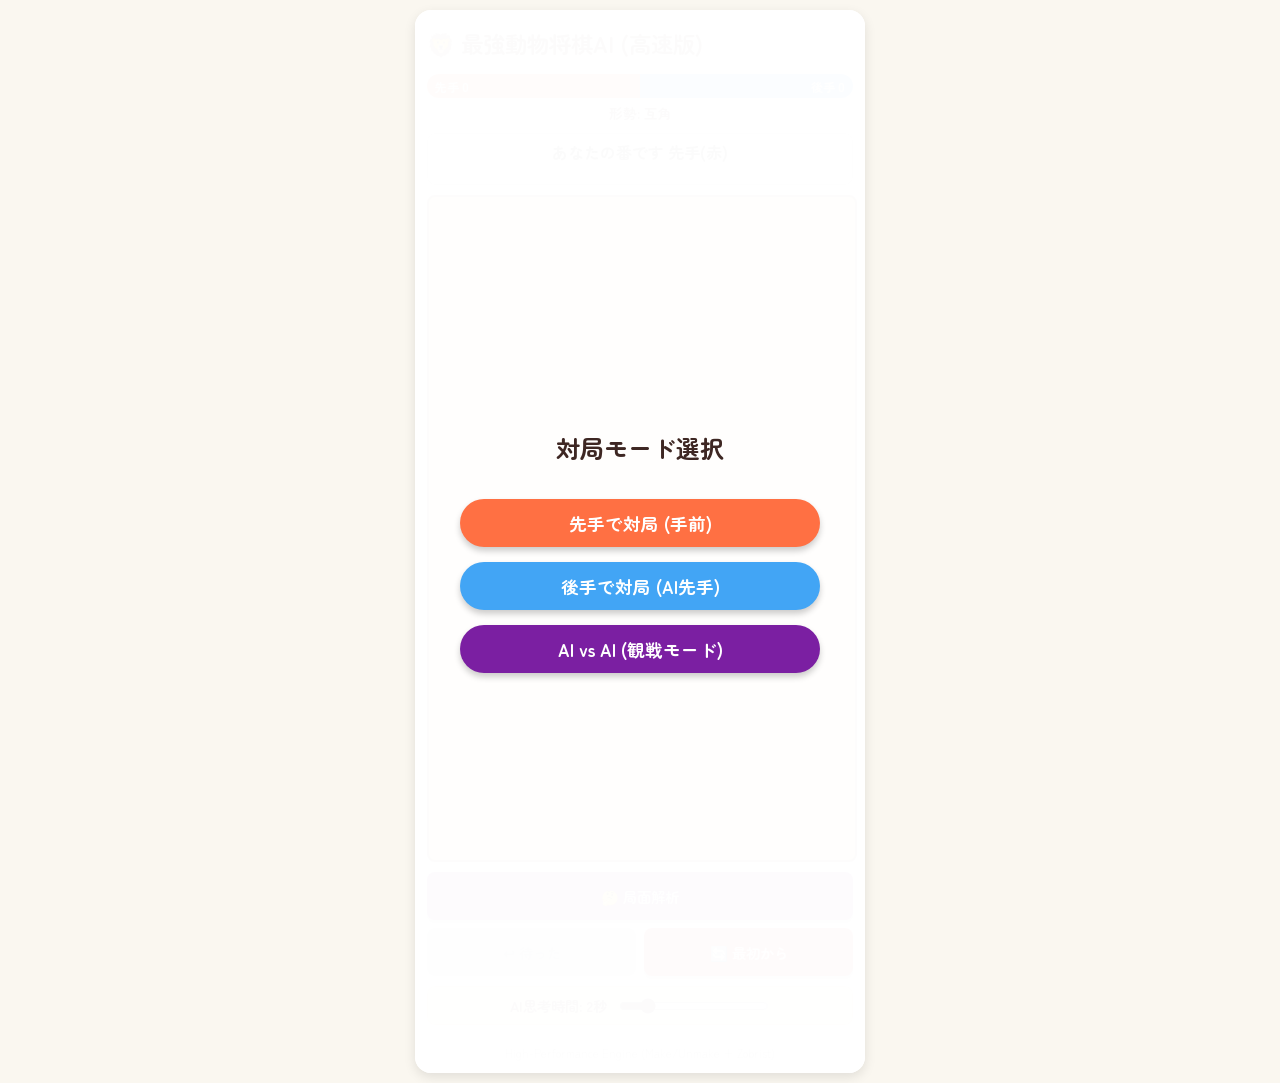
<file: index.html>
<!DOCTYPE html>
<html lang="ja">
<head>
    <meta charset="UTF-8">
    <meta name="viewport" content="width=device-width, initial-scale=1.0, maximum-scale=1.0, user-scalable=no">
    <title>最強動物将棋AI (高速化版)</title>
    <link rel="preconnect" href="https://fonts.googleapis.com">
    <link rel="preconnect" href="https://fonts.gstatic.com" crossorigin>
    <link href="https://fonts.googleapis.com/css2?family=Zen+Maru+Gothic:wght@500;700&display=swap" rel="stylesheet">
    
    <style>
        :root {
            --bg-color: #faf7f0;
            --primary-color: #5d4037;
            --board-border: #8d6e63;
            --sente-color: #ff7043;
            --gote-color: #42a5f5;
        }

        body {
            font-family: 'Zen Maru Gothic', sans-serif;
            background-color: var(--bg-color);
            color: #3e2723;
            display: flex;
            flex-direction: column;
            align-items: center;
            justify-content: flex-start;
            min-height: 100vh;
            margin: 0;
            padding: 10px;
            box-sizing: border-box;
            user-select: none;
            -webkit-user-select: none;
            touch-action: manipulation;
            overscroll-behavior: none;
        }

        h1 {
            margin: 5px 0;
            font-size: 1.4rem;
            color: var(--primary-color);
            display: flex;
            align-items: center;
            gap: 0.5rem;
        }

        .app-container {
            position: relative;
            width: 100%;
            max-width: 450px;
            background: #fff;
            border-radius: 16px;
            box-shadow: 0 4px 12px rgba(0,0,0,0.1);
            padding: 12px;
            box-sizing: border-box;
            display: flex;
            flex-direction: column;
            gap: 10px;
        }

        /* スタート画面オーバーレイ */
        #start-screen {
            position: absolute;
            top: 0; left: 0; width: 100%; height: 100%;
            background: rgba(255, 255, 255, 0.98);
            z-index: 100;
            display: flex;
            flex-direction: column;
            align-items: center;
            justify-content: center;
            border-radius: 16px;
            gap: 15px;
        }
        .start-btn {
            width: 80%;
            padding: 15px;
            font-size: 1.1rem;
            border-radius: 30px;
            border: none;
            color: white;
            font-weight: bold;
            cursor: pointer;
            box-shadow: 0 4px 6px rgba(0,0,0,0.2);
            transition: transform 0.1s;
        }
        .start-btn:active { transform: scale(0.95); }
        .btn-sente { background: var(--sente-color); }
        .btn-gote { background: var(--gote-color); }
        .btn-demo { background: #7b1fa2; }

        /* 形勢バー */
        #eval-container {
            width: 100%; height: 24px; background: #eee;
            border-radius: 12px; overflow: hidden; display: flex;
            position: relative;
        }
        .eval-bar {
            height: 100%; display: flex; align-items: center;
            font-size: 0.75rem; font-weight: bold; color: #fff;
            transition: width 0.5s ease-out; padding: 0 8px;
            white-space: nowrap; overflow: hidden;
        }
        #bar-sente { background: var(--sente-color); width: 50%; justify-content: flex-start; }
        #bar-gote { background: var(--gote-color); width: 50%; justify-content: flex-end; }
        #eval-text { text-align: center; font-size: 0.85rem; font-weight: bold; color: var(--primary-color); margin-top: -5px; }

        /* ステータス */
        #status-box {
            background: #f5f5f5; padding: 6px; border-radius: 8px;
            text-align: center; border: 1px solid #e0e0e0;
        }
        #status-msg { font-size: 1rem; font-weight: bold; }
        #sub-msg { font-size: 0.75rem; color: #757575; min-height: 1.2em; }

        /* キャンバス */
        #canvas-wrapper {
            width: 100%;
            aspect-ratio: 450 / 700;
            position: relative;
            border-radius: 8px;
            overflow: hidden;
            border: 2px solid var(--board-border);
            background-color: #ffe082;
            touch-action: none;
        }
        canvas { width: 100%; height: 100%; display: block; touch-action: none; }

        /* コントロール */
        .controls { display: grid; grid-template-columns: 1fr 1fr; gap: 8px; }
        .controls-row { grid-column: 1 / -1; display: grid; grid-template-columns: 1fr 1fr; gap: 8px; }

        button {
            font-family: 'Zen Maru Gothic', sans-serif;
            border: none; border-radius: 8px; padding: 0; height: 48px;
            font-size: 0.9rem; font-weight: bold; color: white; cursor: pointer;
            box-shadow: 0 3px 0 rgba(0,0,0,0.2); transition: transform 0.1s;
            display: flex; align-items: center; justify-content: center;
        }
        button:active { transform: translateY(3px); box-shadow: none; }
        button:disabled { background-color: #cfd8dc !important; box-shadow: none !important; color: #90a4ae; cursor: not-allowed; transform: none; }

        .btn-analyze { background-color: #8e24aa; grid-column: 1 / -1; }
        .btn-undo { background-color: #00897b; }
        .btn-reset { background-color: #e53935; }

        /* 設定ボックス */
        #settings-box {
            background: #fff3e0;
            padding: 8px 12px;
            border-radius: 8px;
            text-align: center;
            border: 1px solid #ffe0b2;
            display: flex;
            align-items: center;
            justify-content: center;
            gap: 10px;
            font-size: 0.9rem;
            color: var(--primary-color);
            font-weight: bold;
        }
        #settings-box input[type=range] {
            flex: 1;
            max-width: 150px;
            cursor: pointer;
            accent-color: var(--primary-color);
        }

        #footer { margin-top: 10px; font-size: 0.7rem; color: #9e9e9e; text-align: center; }
    </style>
</head>
<body>

<div class="app-container">
    <h1>🦁 最強動物将棋AI (高速版)</h1>

    <!-- スタート画面 -->
    <div id="start-screen">
        <h2>対局モード選択</h2>
        <button class="start-btn btn-sente" onclick="game.startGame(1)">先手で対局 (手前)</button>
        <button class="start-btn btn-gote" onclick="game.startGame(-1)">後手で対局 (AI先手)</button>
        <button class="start-btn btn-demo" onclick="game.startGame(0)">AI vs AI (観戦モード)</button>
    </div>

    <!-- 形勢バー -->
    <div id="eval-container">
        <div id="bar-sente" class="eval-bar" style="width: 50%">先手 0</div>
        <div id="bar-gote" class="eval-bar" style="width: 50%">後手 0</div>
    </div>
    <div id="eval-text">形勢: 互角</div>

    <div id="status-box">
        <div id="status-msg">準備中...</div>
        <div id="sub-msg"></div>
    </div>

    <div id="canvas-wrapper">
        <canvas id="gameCanvas" width="450" height="700"></canvas>
    </div>

    <div class="controls">
        <button class="btn-analyze" id="btn-analyze" onclick="game.analyze()">🤔 局面解析</button>
        <div class="controls-row">
            <button class="btn-undo" id="btn-undo" onclick="game.undo()">↩ 待った</button>
            <button class="btn-reset" id="btn-reset" onclick="game.showStartScreen()">🔄 最初から</button>
        </div>
    </div>

    <!-- 思考時間設定 -->
    <div id="settings-box">
        <label for="ai-time">AI思考時間: <span id="ai-time-val">2</span>秒</label>
        <input type="range" id="ai-time" min="0.5" max="10" step="0.5" value="2">
    </div>

    <div id="footer">High-Performance Engine (Make/Unmake + Zobrist)</div>
</div>

<script>
/**
 * 最強動物将棋AI (High-Performance Version)
 * - Make/Unmake architecture for speed (no cloning)
 * - Integer-encoded moves
 * - Zobrist Hashing
 * - Iterative Deepening + AlphaBeta + TT
 */

// --- 1. 定数・クラス定義 (UI用) ---

const HIYOKO=1, KIRIN=2, ZOU=3, LION=4, NIWATORI=5;
const PIECE_NAMES = { 1: "ひ", 2: "き", 3: "ぞ", 4: "王", 5: "に" };

// UI定数
const CELL_SIZE = 100;
const BOARD_OFFSET_X = 75;
const BOARD_OFFSET_Y = 150;
const COLORS = {
    SENTE_BASE: "#ff7043", SENTE_SHADOW: "#bf360c",
    GOTE_BASE: "#42a5f5", GOTE_SHADOW: "#0d47a1",
    BOARD_LIGHT: "#fff9c4", BOARD_DARK: "#fff176",
    SELECTED: "#ffee58", TEXT: "#3e2723"
};

const DIRS = {
    1: [[-1, 0]], 
    2: [[-1, 0], [1, 0], [0, -1], [0, 1]],
    3: [[-1, -1], [-1, 1], [1, -1], [1, 1]],
    4: [[-1, -1], [-1, 0], [-1, 1], [0, -1], [0, 1], [1, -1], [1, 0], [1, 1]],
    5: [[-1, -1], [-1, 0], [-1, 1], [0, -1], [0, 1], [1, 0]]
};

// UI用のGameState (履歴保持のためCloneを使用する既存の実装を維持)
class GameState {
    constructor(cloneSource = null) {
        if (cloneSource) {
            this.board = cloneSource.board.slice(); 
            this.hands = cloneSource.hands.slice();
            this.turn = cloneSource.turn;
            this.moveCount = cloneSource.moveCount;
        } else {
            // 初期配置
            // -2 -4 -3
            //  0 -1  0
            //  0  1  0
            //  3  4  2
            this.board = new Int8Array([-2, -4, -3, 0, -1, 0, 0, 1, 0, 3, 4, 2]);
            this.hands = new Uint8Array(12); // Index 1-5: Sente, 7-11: Gote
            this.turn = 1; 
            this.moveCount = 0;
        }
    }

    clone() {
        return new GameState(this);
    }
    
    toHashKey() {
        return this.board.join("") + this.hands.join("") + this.turn;
    }
    
    getHandsList(turn) {
        const list = [];
        const offset = turn === 1 ? 0 : 6;
        for (let k = 1; k <= 5; k++) {
            const count = this.hands[offset + k];
            for (let c = 0; c < count; c++) {
                list.push(k);
            }
        }
        return list;
    }

    checkWin() {
        let sLion = -1, gLion = -1;
        for(let i=0; i<12; i++) {
            if (this.board[i] === 4) sLion = i;
            else if (this.board[i] === -4) gLion = i;
        }
        if (sLion === -1) return -1; 
        if (gLion === -1) return 1;  

        // トライ
        if (sLion < 3 && this.turn === 1) return 1;
        if (gLion >= 9 && this.turn === -1) return -1;
        
        return 0;
    }

    getValidMoves() {
        const moves = [];
        const turn = this.turn;
        
        for (let i = 0; i < 12; i++) {
            const p = this.board[i];
            if (p * turn > 0) { // 自駒
                const kind = Math.abs(p);
                const dirs = DIRS[kind];
                for (let d of dirs) {
                    const r_dy = (turn === 1) ? d[0] : -d[0];
                    const r_dx = (turn === 1) ? d[1] : -d[1];
                    const cy = Math.floor(i / 3), cx = i % 3;
                    const ty = cy + r_dy, tx = cx + r_dx;
                    
                    if (ty >= 0 && ty < 4 && tx >= 0 && tx < 3) {
                        const ti = ty * 3 + tx;
                        const tp = this.board[ti];
                        if (tp === 0 || tp * turn < 0) { // 空 or 敵駒
                            let promote = false;
                            if (kind === HIYOKO) {
                                if ((turn === 1 && ty === 0) || (turn === -1 && ty === 3)) promote = true;
                            }
                            moves.push({ type: 'MOVE', src: i, dst: ti, promote: promote, capture: Math.abs(tp) });
                        }
                    }
                }
            }
        }
        
        const offset = turn === 1 ? 0 : 6;
        for (let k = 1; k <= 5; k++) {
            if (this.hands[offset + k] > 0) {
                for (let ei = 0; ei < 12; ei++) {
                    if (this.board[ei] === 0) {
                        if (k === HIYOKO) {
                            const r = Math.floor(ei / 3);
                            if ((turn === 1 && r === 0) || (turn === -1 && r === 3)) continue;
                        }
                        moves.push({ type: 'DROP', src: k, dst: ei, promote: false, capture: 0 });
                    }
                }
            }
        }
        return moves;
    }

    makeMove(move) {
        const next = this.clone();
        const turn = next.turn;
        const myOffset = turn === 1 ? 0 : 6;
        
        if (move.type === 'MOVE') {
            const captured = next.board[move.dst];
            if (captured !== 0) {
                let k = Math.abs(captured);
                if (k === NIWATORI) k = HIYOKO;
                next.hands[myOffset + k]++;
            }
            const p = next.board[move.src];
            next.board[move.dst] = move.promote ? (NIWATORI * turn) : p;
            next.board[move.src] = 0;
        } else {
            next.board[move.dst] = move.src * turn;
            next.hands[myOffset + move.src]--;
        }
        
        next.turn *= -1;
        next.moveCount++;
        return next;
    }
}

// --- 2. Workerスクリプト (High Performance Brain) ---
const WORKER_SCRIPT = `
// --- Constants ---
const HIYOKO=1, KIRIN=2, ZOU=3, LION=4, NIWATORI=5;

// Move Encoding (32-bit integer)
// bits 0-3: dst (0-11)
// bits 4-8: src (0-11 for board, 12+(1..5)=13..17 for hand)
// bit 9: promote (0/1)
// bits 10-13: capture (0-5)
// bit 14: isDrop (0/1)

// Evaluation Weights
const PIECE_VALUES = [0, 100, 400, 400, 10000, 500]; // 0, ひ, き, ぞ, 王, に
const LION_POS_BONUS = [100, 50, 20, 0];

// Direction Tables
// Precomputed valid destinations for each square/piece/turn is too big? 
// No, board is small (12). 
// Let's stick to generating on fly but optimized.
const DIRS = [
    [],
    [[-1, 0]], // HIYOKO
    [[-1, 0], [1, 0], [0, -1], [0, 1]], // KIRIN
    [[-1, -1], [-1, 1], [1, -1], [1, 1]], // ZOU
    [[-1, -1], [-1, 0], [-1, 1], [0, -1], [0, 1], [1, -1], [1, 0], [1, 1]], // LION
    [[-1, -1], [-1, 0], [-1, 1], [0, -1], [0, 1], [1, 0]] // NIWATORI
];

// Zobrist Tables (Initialized at start)
const ZOBRIST_BOARD = new BigUint64Array(12 * 14); // 12 squares * (types -5..5 offset by +7 ?) -> just use 0..11 indices
const ZOBRIST_HAND = new BigUint64Array(2 * 6 * 3); // 2 players * 6 types * 3 counts
let ZOBRIST_TURN;

function initZobrist() {
    for(let i=0; i<ZOBRIST_BOARD.length; i++) ZOBRIST_BOARD[i] = random64();
    for(let i=0; i<ZOBRIST_HAND.length; i++) ZOBRIST_HAND[i] = random64();
    ZOBRIST_TURN = random64();
}
function random64() {
    return BigInt(Math.floor(Math.random() * 0xFFFFFFFF)) << 32n | BigInt(Math.floor(Math.random() * 0xFFFFFFFF));
}
initZobrist();

// Fast Game State
class FastState {
    constructor(board, hands, turn) {
        this.board = new Int8Array(board);
        this.hands = new Int8Array(hands); // 0-5 unused, 1-5 Sente, 7-11 Gote
        this.turn = turn;
        this.hash = 0n;
        this.calcHash();
    }
    
    calcHash() {
        let h = 0n;
        for(let i=0; i<12; i++) {
            const p = this.board[i];
            if(p !== 0) {
                // p: -5..-1, 1..5. Map to index.
                // index = i * 11 + (p+5)
                h ^= ZOBRIST_BOARD[i * 11 + (p+5)];
            }
        }
        // Hands: Sente(1-5), Gote(7-11). Map to unique indices.
        // Sente: p(1..5) -> index (p)
        // Gote: p(1..5) -> index (6 + p)
        for(let p=1; p<=5; p++) {
            const c1 = this.hands[p]; // Sente
            if(c1 > 0) h ^= ZOBRIST_HAND[p * 3 + c1];
            const c2 = this.hands[6+p]; // Gote
            if(c2 > 0) h ^= ZOBRIST_HAND[(6+p) * 3 + c2];
        }
        if(this.turn === -1) h ^= ZOBRIST_TURN;
        this.hash = h;
    }

    // Move Generation
    // Returns array of integers
    generateMoves(buffer) {
        let cnt = 0;
        const t = this.turn;
        
        // 1. Board Moves
        for(let i=0; i<12; i++) {
            const p = this.board[i];
            if(p * t <= 0) continue; // Empty or enemy
            
            const kind = Math.abs(p);
            const dirs = DIRS[kind];
            const cy = (i/3)|0; const cx = i%3;
            
            for(let d of dirs) {
                const dy = t===1 ? d[0] : -d[0];
                const dx = t===1 ? d[1] : -d[1];
                const ty = cy + dy; const tx = cx + dx;
                
                if(ty>=0 && ty<4 && tx>=0 && tx<3) {
                    const dst = ty*3 + tx;
                    const target = this.board[dst];
                    
                    if(target * t > 0) continue; // Friendly fire
                    
                    // Valid move
                    let promote = 0;
                    if(kind === HIYOKO) {
                        if((t===1 && ty===0) || (t===-1 && ty===3)) promote = 1;
                    }
                    
                    const capture = Math.abs(target);
                    // Encode: dst(4) | src(5) | prom(1) | cap(4) | drop(1)
                    // src = i (0-11)
                    buffer[cnt++] = dst | (i << 4) | (promote << 9) | (capture << 10);
                }
            }
        }
        
        // 2. Drops
        const offset = t===1 ? 0 : 6;
        for(let k=1; k<=5; k++) {
            if(this.hands[offset+k] > 0) {
                // Try all empty squares
                for(let i=0; i<12; i++) {
                    if(this.board[i] === 0) {
                        // Hiyoko restriction
                        if(k === HIYOKO) {
                            const r = (i/3)|0;
                            if((t===1 && r===0) || (t===-1 && r===3)) continue;
                        }
                        // Encode: dst(4) | src(5) | prom(1) | cap(4) | drop(1)
                        // src for drop = 12 + k
                        // drop bit = 1
                        buffer[cnt++] = i | ((12+k) << 4) | (1 << 14);
                    }
                }
            }
        }
        return cnt;
    }

    // Make Move (Updates state in place)
    makeMove(m) {
        const dst = m & 0xF;
        const src = (m >> 4) & 0x1F;
        const prom = (m >> 9) & 1;
        const cap = (m >> 10) & 0xF;
        const isDrop = (m >> 14) & 1;
        
        const t = this.turn;
        
        if(isDrop) {
            const kind = src - 12;
            const handIdx = (t===1 ? 0 : 6) + kind;
            
            // Hash Update: Remove hand, Add board
            this.hash ^= ZOBRIST_HAND[handIdx * 3 + this.hands[handIdx]];
            this.hands[handIdx]--;
            if(this.hands[handIdx] > 0) this.hash ^= ZOBRIST_HAND[handIdx * 3 + this.hands[handIdx]];
            
            this.board[dst] = kind * t;
            this.hash ^= ZOBRIST_BOARD[dst * 11 + (kind*t + 5)];
        } else {
            // Move
            const piece = this.board[src]; // signed
            const kind = Math.abs(piece);
            
            // Hash Update: Remove src
            this.hash ^= ZOBRIST_BOARD[src * 11 + (piece + 5)];
            this.board[src] = 0;
            
            // Capture
            if(cap > 0) {
                // Remove enemy piece from hash (it was at dst)
                const enemyP = cap * (-t);
                this.hash ^= ZOBRIST_BOARD[dst * 11 + (enemyP + 5)];
                
                // Add to hand
                let handKind = cap;
                if(handKind === NIWATORI) handKind = HIYOKO;
                const handIdx = (t===1 ? 0 : 6) + handKind;
                
                this.hash ^= ZOBRIST_HAND[handIdx * 3 + this.hands[handIdx]];
                this.hands[handIdx]++;
                this.hash ^= ZOBRIST_HAND[handIdx * 3 + this.hands[handIdx]];
            }
            
            // Place at dst
            const newKind = prom ? NIWATORI : kind;
            const newP = newKind * t;
            this.board[dst] = newP;
            this.hash ^= ZOBRIST_BOARD[dst * 11 + (newP + 5)];
        }
        
        this.turn = -t;
        this.hash ^= ZOBRIST_TURN;
    }

    // Unmake Move
    unmakeMove(m) {
        // Reverse everything
        const dst = m & 0xF;
        const src = (m >> 4) & 0x1F;
        const prom = (m >> 9) & 1;
        const cap = (m >> 10) & 0xF;
        const isDrop = (m >> 14) & 1;
        
        // Turn is already flipped back effectively by caller, or we use current 'this.turn'
        // Wait, 'this.turn' is currently the opponent of who moved.
        const mover = -this.turn; 
        
        this.turn = mover;
        this.hash ^= ZOBRIST_TURN;
        
        if(isDrop) {
            const kind = src - 12;
            const handIdx = (mover===1 ? 0 : 6) + kind;
            
            // Remove from board
            this.hash ^= ZOBRIST_BOARD[dst * 11 + (kind*mover + 5)];
            this.board[dst] = 0;
            
            // Add back to hand
            if(this.hands[handIdx] > 0) this.hash ^= ZOBRIST_HAND[handIdx * 3 + this.hands[handIdx]];
            this.hands[handIdx]++;
            this.hash ^= ZOBRIST_HAND[handIdx * 3 + this.hands[handIdx]];
        } else {
            // Restore dst
            const movedPiece = this.board[dst]; // encoded
            let kind = Math.abs(movedPiece);
            if(prom) kind = HIYOKO; // Demote back
            
            // Remove from dst
            this.hash ^= ZOBRIST_BOARD[dst * 11 + (movedPiece + 5)];
            
            // Restore capture
            if(cap > 0) {
                const enemyP = cap * (-mover);
                this.board[dst] = enemyP;
                this.hash ^= ZOBRIST_BOARD[dst * 11 + (enemyP + 5)];
                
                // Remove from hand
                let handKind = cap;
                if(handKind === NIWATORI) handKind = HIYOKO;
                const handIdx = (mover===1 ? 0 : 6) + handKind;
                
                this.hash ^= ZOBRIST_HAND[handIdx * 3 + this.hands[handIdx]];
                this.hands[handIdx]--;
                this.hash ^= ZOBRIST_HAND[handIdx * 3 + this.hands[handIdx]];
            } else {
                this.board[dst] = 0;
            }
            
            // Restore src
            const p = kind * mover;
            this.board[src] = p;
            this.hash ^= ZOBRIST_BOARD[src * 11 + (p + 5)];
        }
    }

    checkWin() {
        // Fast win check
        // Returns 1 (Sente Win), -1 (Gote Win), 0 (None)
        let sLion = -1, gLion = -1;
        for(let i=0; i<12; i++) {
            const p = this.board[i];
            if(p === LION) sLion = i;
            else if(p === -LION) gLion = i;
        }
        if(sLion === -1) return -1;
        if(gLion === -1) return 1;
        
        // Try
        if(sLion < 3 && this.turn === 1) return 1; // Sente Turn & Lion in Zone
        if(gLion >= 9 && this.turn === -1) return -1;
        return 0;
    }
}

// --- Search Engine ---

let tt = new Map(); // BigInt -> {depth, score, flag, bestMoveInt}
let nodesSearched = 0;
let startTime = 0;
let timeLimit = 0;
let stopSearch = false;

// Pre-allocated move buffers to avoid GC
const MAX_DEPTH = 30;
const MOVE_BUFFERS = [];
for(let i=0; i<=MAX_DEPTH+5; i++) MOVE_BUFFERS.push(new Int32Array(64));

self.onmessage = function(e) {
    const data = e.data;
    if(data.type === 'START') {
        startSearch(data);
    } else if(data.type === 'CANCEL') {
        stopSearch = true;
    } else if(data.type === 'CLEARTT') {
        tt.clear();
    }
};

// Book (Using String Key for simplicity at root)
const BOOK = {
    "-2-4-30-100103420000000000001": {type: 'MOVE', src: 7, dst: 4, promote: false},
    "-2-4-30-10210034000000000000-1": {type: 'MOVE', src: 0, dst: 3, promote: false},
    "-2-4-30-11000342000000000000-1": {type: 'MOVE', src: 0, dst: 4, promote: false},
};

function startSearch(data) {
    const { rootBoard, rootHands, rootTurn, durationSec, sessionId } = data;
    stopSearch = false;
    nodesSearched = 0;
    startTime = performance.now();
    timeLimit = durationSec * 1000;

    // Check Book (String Key)
    const strKey = rootBoard.join("") + rootHands.join("") + rootTurn;
    if(BOOK[strKey]) {
         // Validate validity roughly? Assuming valid.
         self.postMessage({ type: 'FINISH', move: BOOK[strKey], depth: 0, score: 0, nodes: 0, nps: 0, msg: "定石" });
         return;
    }

    const state = new FastState(rootBoard, rootHands, rootTurn);
    
    let bestMoveInt = 0;
    let bestScore = -Infinity;
    
    // Iterative Deepening
    for(let d=1; d<=MAX_DEPTH; d++) {
        if(stopSearch) break;
        
        const score = alphaBeta(state, d, -30000, 30000, 0);
        
        if(!stopSearch) {
            // Get best move from TT
            const entry = tt.get(state.hash);
            if(entry && entry.bestMoveInt) {
                bestMoveInt = entry.bestMoveInt;
                bestScore = score;
            }
            
            const nps = (nodesSearched / (performance.now() - startTime)) * 1000;
            self.postMessage({
                type: 'PROGRESS',
                depth: d,
                nodes: nodesSearched,
                score: bestScore,
                nps: Math.round(nps)
            });
            
            if(Math.abs(bestScore) > 9000) break; // Mate found
        }
    }
    
    // Convert Int Move to Object
    const moveObj = decodeMove(bestMoveInt);
    
    self.postMessage({
        type: 'FINISH',
        move: moveObj,
        depth: 0,
        score: bestScore
    });
}

function alphaBeta(state, depth, alpha, beta, ply) {
    nodesSearched++;
    if((nodesSearched & 2047) === 0) {
        if(performance.now() - startTime > timeLimit) stopSearch = true;
    }
    if(stopSearch) return alpha;

    const win = state.checkWin();
    if(win !== 0) {
        return win === state.turn ? (20000 - ply) : (-20000 + ply);
    }

    const key = state.hash;
    const entry = tt.get(key);
    if(entry && entry.depth >= depth) {
        if(entry.flag === 0) return entry.score;
        if(entry.flag === 1 && entry.score >= beta) return entry.score;
        if(entry.flag === 2 && entry.score <= alpha) return entry.score;
    }

    if(depth <= 0) {
        return evaluate(state);
    }

    const buffer = MOVE_BUFFERS[ply];
    const count = state.generateMoves(buffer);
    
    if(count === 0) return -20000 + ply; // Loss (no moves)

    // Move Ordering
    const moves = [];
    for(let i=0; i<count; i++) moves.push(buffer[i]);
    
    const ttMove = entry ? entry.bestMoveInt : 0;
    
    moves.sort((a, b) => {
        if(a === ttMove) return -1;
        if(b === ttMove) return 1;
        
        // Capture priority
        const capA = (a >> 10) & 0xF;
        const capB = (b >> 10) & 0xF;
        if(capA !== capB) return PIECE_VALUES[capB] - PIECE_VALUES[capA];
        
        // Promote
        const proA = (a >> 9) & 1;
        const proB = (b >> 9) & 1;
        return proB - proA;
    });

    let flag = 2; // Upper bound
    let bestMove = 0;
    let localAlpha = alpha;

    for(let i=0; i<count; i++) {
        const m = moves[i];
        state.makeMove(m);
        const val = -alphaBeta(state, depth - 1, -beta, -localAlpha, ply + 1);
        state.unmakeMove(m);
        
        if(stopSearch) return alpha;

        if(val >= beta) {
            tt.set(key, { depth, score: val, flag: 1, bestMoveInt: m }); // Lower bound
            return val;
        }
        if(val > localAlpha) {
            localAlpha = val;
            flag = 0; // Exact
            bestMove = m;
        }
    }

    tt.set(key, { depth, score: localAlpha, flag, bestMoveInt: bestMove });
    return localAlpha;
}

function evaluate(state) {
    let score = 0;
    // Board
    for(let i=0; i<12; i++) {
        const p = state.board[i];
        if(p === 0) continue;
        const kind = Math.abs(p);
        let val = PIECE_VALUES[kind];
        if(kind === LION) {
            const r = (i/3)|0;
            if(p > 0) val += LION_POS_BONUS[r];
            else val += LION_POS_BONUS[3-r];
        }
        if(p > 0) score += val;
        else score -= val;
    }
    // Hand
    for(let k=1; k<=5; k++) {
        const c1 = state.hands[k];
        if(c1 > 0) score += PIECE_VALUES[k] * c1 * 1.1;
        const c2 = state.hands[6+k];
        if(c2 > 0) score -= PIECE_VALUES[k] * c2 * 1.1;
    }
    return score * state.turn;
}

function decodeMove(m) {
    if(!m) return null;
    const dst = m & 0xF;
    const srcRaw = (m >> 4) & 0x1F;
    const prom = (m >> 9) & 1;
    const isDrop = (m >> 14) & 1;
    
    if(isDrop) {
        const kind = srcRaw - 12;
        return { type: 'DROP', src: kind, dst: dst };
    } else {
        return { type: 'MOVE', src: srcRaw, dst: dst, promote: !!prom };
    }
}
`;

// --- 3. Worker Manager ---
class WorkerAI {
    constructor() {
        const blob = new Blob([WORKER_SCRIPT], { type: "text/javascript" });
        this.worker = new Worker(URL.createObjectURL(blob));
        
        this.onProgress = null;
        this.onFinish = null;
        this.sessionId = 0;

        this.worker.onmessage = (e) => {
            const data = e.data;
            if (data.type === 'PROGRESS') {
                if (this.onProgress) this.onProgress(data);
            } else if (data.type === 'FINISH') {
                if (this.onFinish) this.onFinish(data);
            }
        };
    }

    search(gameState, durationSec, sessionId, onProgress, onFinish) {
        this.sessionId = sessionId;
        this.onProgress = onProgress;
        this.onFinish = onFinish;
        
        const payload = {
            type: 'START',
            rootBoard: gameState.board,
            rootHands: gameState.hands,
            rootTurn: gameState.turn,
            durationSec: durationSec,
            sessionId: sessionId
        };
        this.worker.postMessage(payload);
    }

    cancel() {
        this.worker.postMessage({ type: 'CANCEL' });
    }
    
    clearMemory() {
        this.worker.postMessage({ type: 'CLEARTT' });
    }
}

// --- 4. Main App ---
class App {
    constructor() {
        this.canvas = document.getElementById("gameCanvas");
        this.ctx = this.canvas.getContext("2d");
        this.statusEl = document.getElementById("status-msg");
        this.subMsgEl = document.getElementById("sub-msg");
        this.barSente = document.getElementById("bar-sente");
        this.barGote = document.getElementById("bar-gote");
        this.evalText = document.getElementById("eval-text");
        this.startScreen = document.getElementById("start-screen");

        this.timeSlider = document.getElementById("ai-time");
        this.timeVal = document.getElementById("ai-time-val");

        this.timeSlider.addEventListener("input", (e) => {
            this.timeVal.innerText = e.target.value;
        });

        this.ai = new WorkerAI();
        this.sessionId = 0;

        this.playMode = 1; 
        this.humanTurn = 1; 
        this.gameState = new GameState();
        this.history = [];
        this.selected = null;
        this.isAiThinking = false;
        this.isAnalyzing = false;

        this.canvas.addEventListener("pointerdown", e => {
            e.preventDefault();
            this.handleInput(e);
        }, { passive: false });

        this.showStartScreen();
    }

    showStartScreen() {
        this.startScreen.style.display = "flex";
        this.ai.cancel();
        this.isAiThinking = false;
        this.updateStatus();
    }

    startGame(mode) {
        this.startScreen.style.display = "none";
        this.sessionId++;
        this.ai.clearMemory(); 
        
        this.playMode = mode;
        this.humanTurn = mode === 0 ? 0 : mode; 
        
        this.gameState = new GameState();
        this.history = [];
        this.selected = null;
        this.isAiThinking = false;
        
        this.updateEvalFromScore(0);
        this.updateStatus();
        this.subMsgEl.innerText = "";
        this.draw();

        this.checkAiTurn();
    }
    
    checkAiTurn() {
        const turn = this.gameState.turn;
        const gameOver = this.gameState.checkWin();
        if (gameOver !== 0) return;

        if (this.playMode === 0 || turn !== this.humanTurn) {
            setTimeout(() => this.startAi(), 500);
        }
    }

    handleInput(e) {
        if (this.isAiThinking || this.playMode === 0 || this.gameState.turn !== this.humanTurn) return;

        const rect = this.canvas.getBoundingClientRect();
        if (!rect || rect.width === 0) return;

        const scaleX = this.canvas.width / rect.width;
        const scaleY = this.canvas.height / rect.height;
        const ex = (e.clientX - rect.left) * scaleX;
        const ey = (e.clientY - rect.top) * scaleY;

        // Hand
        if (ey >= 580 && ey <= 650) {
            const hIdx = Math.floor((ex - 50) / 65);
            const handsList = this.gameState.getHandsList(this.humanTurn);
            if (hIdx >= 0 && hIdx < handsList.length) {
                this.selected = { type: 'HAND', idx: hIdx, kind: handsList[hIdx] };
                this.draw();
                return;
            }
        }
        // Board
        const cDisp = Math.floor((ex - BOARD_OFFSET_X) / CELL_SIZE);
        const rDisp = Math.floor((ey - BOARD_OFFSET_Y) / CELL_SIZE);
        if (cDisp >= 0 && cDisp < 3 && rDisp >= 0 && rDisp < 4) {
            const logic = this.invTrans(rDisp, cDisp);
            const idx = logic.r * 3 + logic.c;
            const p = this.gameState.board[idx];

            if (p * this.humanTurn > 0) {
                this.selected = { type: 'BOARD', idx: idx, kind: Math.abs(p) };
                this.draw();
                return;
            }
            if (this.selected) {
                const move = this.getLegalMove(this.selected, idx);
                if (move) {
                    this.executeMove(move);
                } else {
                    this.selected = null;
                    this.draw();
                }
            }
        } else {
            this.selected = null;
            this.draw();
        }
    }

    getLegalMove(sel, dstIdx) {
        const moves = this.gameState.getValidMoves();
        if (sel.type === 'BOARD') {
            const pMove = moves.find(m => m.type==='MOVE' && m.src===sel.idx && m.dst===dstIdx && m.promote);
            if (pMove) return pMove;
            return moves.find(m => m.type==='MOVE' && m.src===sel.idx && m.dst===dstIdx && !m.promote);
        } else {
            return moves.find(m => m.type==='DROP' && m.src===sel.kind && m.dst===dstIdx);
        }
    }

    executeMove(move) {
        this.history.push(this.gameState.clone());
        this.gameState = this.gameState.makeMove(move);
        this.selected = null;
        this.draw();

        const w = this.gameState.checkWin();
        if (w !== 0) {
            this.endGame(w);
            return;
        }
        this.updateStatus();
        this.checkAiTurn();
    }

    startAi() {
        if (this.isAiThinking) return;
        this.isAiThinking = true;
        this.updateStatus();
        const mySessionId = this.sessionId;
        
        const duration = parseFloat(this.timeSlider.value);
        
        this.ai.search(this.gameState, duration, mySessionId,
            (data) => { 
                if(this.sessionId === mySessionId) {
                    this.subMsgEl.innerText = `深度:${data.depth}手 評価:${data.score} NPS:${data.nps.toLocaleString()}`;
                    const senteScore = data.score * this.gameState.turn;
                    this.updateEvalFromScore(senteScore);
                }
            },
            (res) => { 
                if(this.sessionId === mySessionId) this.onAiFinish(res); 
            }
        );
    }

    onAiFinish(res) {
        this.isAiThinking = false;
        if(res.msg === "定石") {
            this.subMsgEl.innerText = "定石手";
        }
        
        if (!res.move) {
            const winner = this.gameState.turn * -1;
            this.endGame(winner);
            return;
        }
        
        const senteScore = res.score * this.gameState.turn;
        this.updateEvalFromScore(senteScore);
        this.executeMove(res.move);
    }

    analyze() {
        if (this.isAiThinking || this.isAnalyzing) return;
        this.isAnalyzing = true;
        this.subMsgEl.innerText = "解析中...";
        this.updateButtons();
        const mySessionId = this.sessionId;
        
        this.ai.search(this.gameState, 3.0, mySessionId,
            (data) => { 
                if(this.sessionId === mySessionId) {
                    this.subMsgEl.innerText = `解析中: 深度${data.depth} 評価${data.score}`; 
                    const senteScore = data.score * this.gameState.turn;
                    this.updateEvalFromScore(senteScore);
                }
            },
            (res) => {
                if(this.sessionId === mySessionId) {
                    const senteScore = res.score * this.gameState.turn;
                    this.updateEvalFromScore(senteScore);
                    this.isAnalyzing = false;
                    this.subMsgEl.innerText = `解析完了: 評価値 ${res.score}`;
                    this.updateStatus();
                }
            }
        );
    }

    undo() {
        if (this.isAiThinking || this.playMode === 0 || this.history.length === 0) return;
        this.ai.cancel();
        
        let undoCount = 1;
        if (this.playMode !== 0 && this.gameState.turn !== this.humanTurn) {
            undoCount = 1;
        } else {
            undoCount = 2;
        }

        while(undoCount > 0 && this.history.length > 0) {
            this.gameState = this.history.pop();
            undoCount--;
        }

        this.selected = null;
        this.draw();
        this.isAiThinking = false;
        this.isAnalyzing = false;
        this.updateStatus();
        this.subMsgEl.innerText = "待ったしました";
    }

    endGame(winner) {
        let msg = "";
        if (this.playMode === 0) {
             msg = (winner === 1) ? "先手(AI)の勝ち" : "後手(AI)の勝ち";
        } else {
             msg = (winner === this.humanTurn) ? "あなたの勝ち！🎉" : "AIの勝ち...🤖";
        }
        
        setTimeout(() => alert(msg), 100);
        this.statusEl.innerText = `終了: ${msg}`;
        this.isAiThinking = false;
        this.updateButtons();
    }

    updateStatus() {
        let tStr = this.gameState.turn===1 ? "先手(赤)" : "後手(青)";
        
        if (this.playMode === 0) {
            this.statusEl.innerText = `AI対戦中: ${tStr} の手番`;
        } else {
            if (this.isAiThinking) {
                this.statusEl.innerText = "AI思考中...🧠";
                this.statusEl.style.color = "#e57373";
            } else {
                this.statusEl.innerText = `あなたの番です ${tStr}`;
                this.statusEl.style.color = "#333";
            }
        }
        this.updateButtons();
    }

    updateButtons() {
        const d = this.isAiThinking || this.isAnalyzing || this.playMode === 0;
        document.getElementById("btn-undo").disabled = d || this.history.length === 0;
        
        // 解析中はリセット不可、AI対戦中はリセット可能
        document.getElementById("btn-reset").disabled = this.isAnalyzing;
        
        document.getElementById("btn-analyze").disabled = d;
    }

    updateEvalFromScore(score) {
        const sigmoid = (x) => 1 / (1 + Math.exp(-x / 500));
        let sRate = sigmoid(score);
        
        if (score > 9000) sRate = 1.0;
        if (score < -9000) sRate = 0.0;

        let sPer = Math.round(sRate * 100);
        this.barSente.style.width = `${sPer}%`;
        this.barGote.style.width = `${100 - sPer}%`;
        this.barSente.innerText = `先手 ${score}`;
        this.barGote.innerText = `後手 ${-score}`;
        
        let txt = "互角";
        if (score > 300) txt = "先手有利";
        if (score > 1000) txt = "先手優勢";
        if (score < -300) txt = "後手有利";
        if (score < -1000) txt = "後手優勢";
        if (score > 9000) txt = "先手勝勢(詰み)";
        if (score < -9000) txt = "後手勝勢(詰み)";
        
        this.evalText.innerText = `形勢: ${txt}`;
    }

    getViewFlip() { 
        if (this.playMode === 0) return false; 
        return this.humanTurn === -1; 
    }
    trans(r, c) { return this.getViewFlip() ? { r: 3-r, c: 2-c } : { r: r, c: c }; }
    invTrans(r, c) { return this.getViewFlip() ? { r: 3-r, c: 2-c } : { r: r, c: c }; }

    draw() {
        const ctx = this.ctx;
        ctx.clearRect(0, 0, this.canvas.width, this.canvas.height);
        
        for(let r=0; r<4; r++){
            for(let c=0; c<3; c++){
                const x = BOARD_OFFSET_X + c*CELL_SIZE;
                const y = BOARD_OFFSET_Y + r*CELL_SIZE;
                const isDark = (r+c)%2===1;
                ctx.fillStyle = isDark ? COLORS.BOARD_DARK : COLORS.BOARD_LIGHT;
                ctx.fillRect(x,y,CELL_SIZE,CELL_SIZE);
                ctx.strokeStyle = "#8d6e63"; ctx.lineWidth=1;
                ctx.strokeRect(x,y,CELL_SIZE,CELL_SIZE);
            }
        }

        ctx.font = "bold 34px 'Zen Maru Gothic', sans-serif";
        ctx.textAlign = "center";
        ctx.textBaseline = "middle";

        for(let i=0; i<12; i++){
            const p = this.gameState.board[i];
            if(p===0) continue;
            
            const r = Math.floor(i/3);
            const c = i%3;
            const tr = this.trans(r, c);
            const x = BOARD_OFFSET_X + tr.c*CELL_SIZE;
            const y = BOARD_OFFSET_Y + tr.r*CELL_SIZE;
            
            const kind = Math.abs(p);
            const isMy = (this.playMode === 0) ? (p > 0) : (p * this.humanTurn > 0);
            const isSentePiece = (p > 0);
            
            let col = isSentePiece ? COLORS.SENTE_BASE : COLORS.GOTE_BASE;
            let shd = isSentePiece ? COLORS.SENTE_SHADOW : COLORS.GOTE_SHADOW;
            if(this.selected && this.selected.type==='BOARD' && this.selected.idx===i){
                col = COLORS.SELECTED; shd = "#fbc02d";
            }
            let isReversed = !isSentePiece; 
            if (this.getViewFlip()) isReversed = !isReversed;

            this.drawKomaShape(x, y, CELL_SIZE, isReversed, col, shd, kind, isMy);
        }
        
        const senteHands = this.gameState.getHandsList(1);
        const goteHands = this.gameState.getHandsList(-1);
        
        if (this.getViewFlip()) {
             this.drawHand(senteHands, 50, 40, false); 
             this.drawHand(goteHands, 50, 580, true);  
        } else {
             this.drawHand(goteHands, 50, 40, false); 
             this.drawHand(senteHands, 50, 580, true);  
        }
    }

    drawKomaShape(x, y, size, isReversed, col, shd, kind, isMy) {
        const ctx = this.ctx;
        const w=size; const h=size; const cx=x+w/2; const cy=y+h/2;
        ctx.save();
        ctx.translate(cx, cy);
        if (isReversed) ctx.rotate(Math.PI);
        ctx.translate(-cx, -cy);

        ctx.beginPath();
        ctx.moveTo(cx, y+8); ctx.lineTo(x+w-8, y+28); ctx.lineTo(x+w-12, y+h-8);
        ctx.lineTo(x+12, y+h-8); ctx.lineTo(x+8, y+28); ctx.closePath();
        ctx.fillStyle = shd; ctx.save(); ctx.translate(0, 4); ctx.fill(); ctx.restore();
        const grad = ctx.createLinearGradient(x, y, x, y+h);
        grad.addColorStop(0, col); grad.addColorStop(1, col);
        ctx.fillStyle = grad; ctx.fill();
        ctx.lineWidth=1; ctx.strokeStyle="rgba(0,0,0,0.2)"; ctx.stroke();

        const dirs = DIRS[kind];
        if (dirs) {
            for(let d of dirs) {
                let dy = d[0]; let dx = d[1];
                let ox = dx * 30; let oy = dy * 30;
                if(dy===-1 && dx===-1){ox=-22;oy=-18;}
                if(dy===-1 && dx===1){ox=22;oy=-18;}
                if(dy===-1 && dx===0){oy=-30;}
                if(dy===0){ox=dx*28;}
                if(dy===1 && Math.abs(dx)===1){ox=dx*22;oy=28;}
                if(dy===1 && dx===0){oy=30;}

                ctx.beginPath();
                ctx.arc(cx+ox, cy+oy, 4, 0, Math.PI*2);
                ctx.fillStyle = (col === COLORS.SENTE_BASE) ? "rgba(183,28,28,0.7)" : "rgba(13,71,161,0.7)";
                ctx.fill();
            }
        }

        if (isReversed) { ctx.rotate(Math.PI); }
        ctx.restore();

        ctx.save();
        ctx.font = "bold 34px 'Zen Maru Gothic', sans-serif";
        ctx.textAlign = "center"; ctx.textBaseline = "middle";
        ctx.fillStyle = COLORS.TEXT;
        ctx.fillText(PIECE_NAMES[kind], cx, cy+8);
        ctx.restore();
    }

    drawHand(list, sx, sy, isBottom) {
        this.ctx.textAlign = "left";
        this.ctx.fillStyle = COLORS.TEXT;
        this.ctx.font = "bold 16px 'Zen Maru Gothic', sans-serif";
        
        let label = isBottom ? "手前" : "奥";
        if (this.playMode === 0) {
            label = isBottom ? "先手(AI)" : "後手(AI)";
        }
        
        this.ctx.fillText(label, sx, sy-10);
        for(let i=0; i<list.length; i++){
            const k = list[i];
            const x = sx + i*65;
            let isSenteHand = (!this.getViewFlip() && isBottom) || (this.getViewFlip() && !isBottom);
            let col = isSenteHand ? COLORS.SENTE_BASE : COLORS.GOTE_BASE;
            let shd = isSenteHand ? COLORS.SENTE_SHADOW : COLORS.GOTE_SHADOW;
            let isMyHand = (isBottom); 
            if (this.selected && this.selected.type==='HAND' && this.selected.idx===i && isMyHand) {
                 col = COLORS.SELECTED; shd = "#fbc02d";
            }
            this.drawKomaShape(x, sy, 50, false, col, shd, k, true);
        }
    }
}

window.addEventListener("load", () => {
    window.game = new App();
});
</script>
</body>
</html>
</file>
